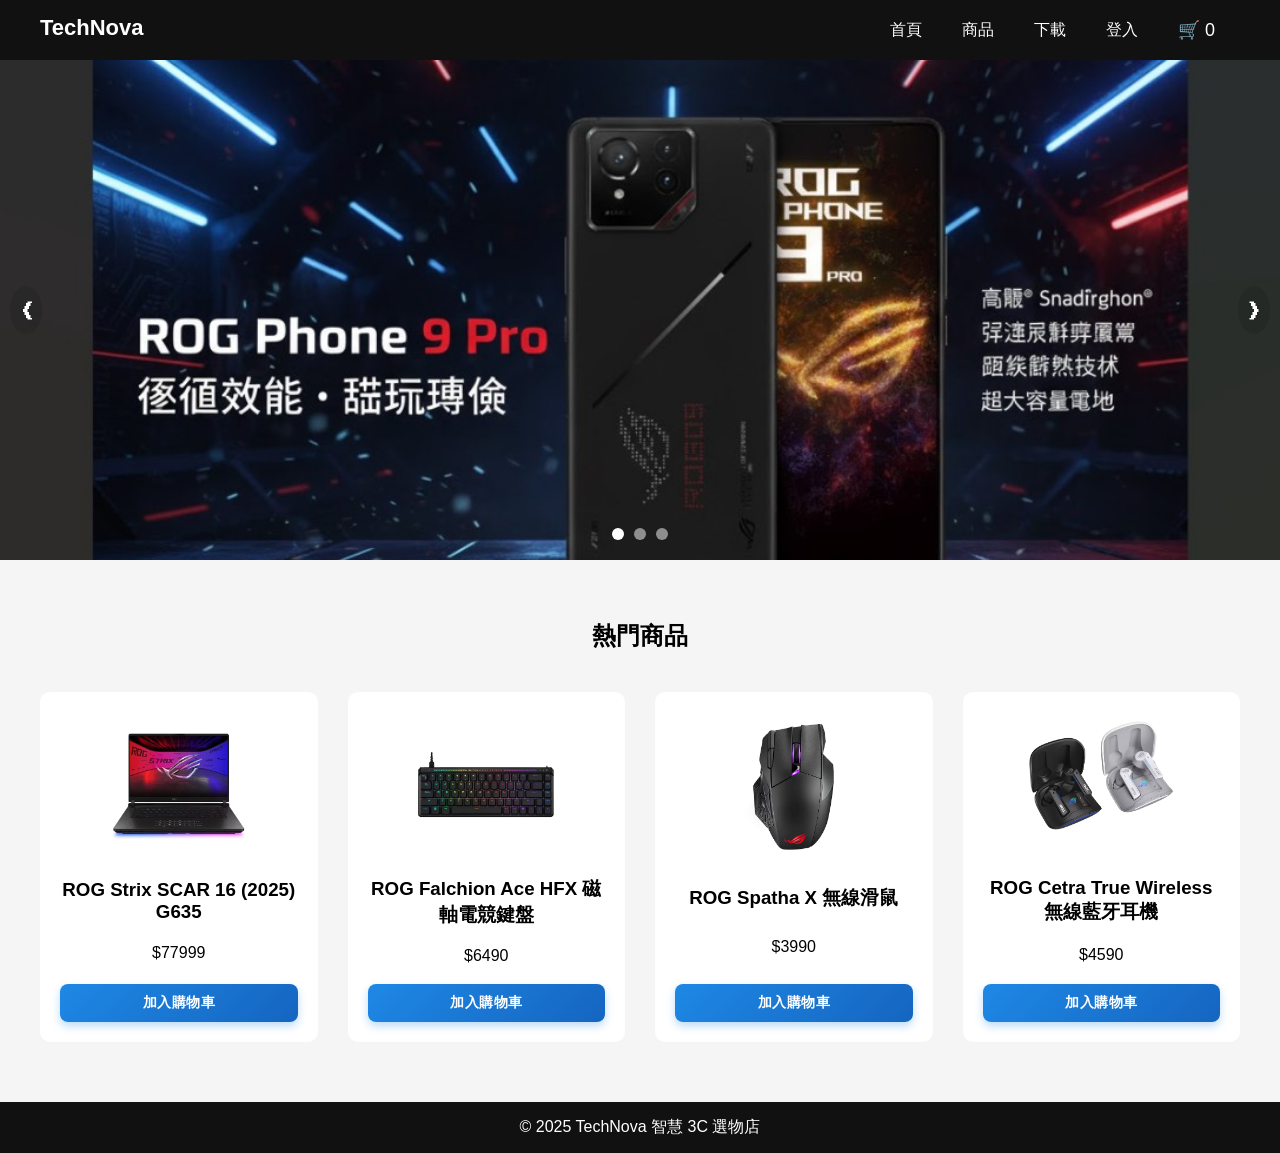
<file: index.html>
<!-- <!DOCTYPE html>
<html lang="en">
<head>
    <meta charset="UTF-8">
    <meta http-equiv="X-UA-Compatible" content="IE=edge">
    <meta name="viewport" content="width=device-width, initial-scale=1.0">
    <title>Document</title>
</head>
<body>
    RWD
</body>

</html> -->
<!DOCTYPE html>
<html lang="zh-TW">
    <head>
        <meta charset="UTF-8">
        <title>TechNova｜智慧 3C 選物店</title>
        <meta name="viewport" content="width=device-width, initial-scale=1.0">
        <link rel="stylesheet" href="style.css">
    </head>
    <body>
        <!-- 導覽列 -->
        <header class="navbar">
            <div class="logo">TechNova</div>

            <div class="right-section">
                <!-- 導覽選單（只放選單） -->
                <nav id="navMenu">
                    <a href="index.html">首頁</a>
                    <a href="products.html">商品</a>
                    <!-- <a href="#">關於我們</a>
                    <a href="#">聯絡我們</a> -->
                    <a href="download.html">下載</a>
                    <a href="login.html">登入</a>
                </nav>

                <!-- 右側功能區 -->
                <div class="nav-actions">

                    <!-- 購物車（獨立） -->
                    <a href="shopping.html" class="cart-icon">
                        🛒 <span id="cartCount">0</span>
                    </a>

                    <!-- 漢堡按鈕 -->
                    <div class="menu-toggle" onclick="toggleMenu()">☰</div>
                </div>
            </div>
        </header>

        <!-- 主視覺 Banner -->
        <section class="banner">
        <!-- <section class="banner banner-carousel"> -->
            <div class="carousel">
                <div class="slide active">
                    <img src="介紹圖/ROG Phone 9 Pro介紹圖.jpg" alt="ROG Phone 9 Pro">
                </div>
                <div class="slide">
                    <img src="介紹圖/ROG Cetra True Wireless 無線藍牙耳機介紹圖.jpg" alt="ROG Cetra True Wireless 無線藍牙耳機介紹圖">
                </div>
                <div class="slide">
                    <img src="介紹圖/ROG Pelta 無線電競耳機介紹圖.jpg" alt="ROG Pelta 無線電競耳機介紹圖">
                </div>
                <button class="prev" onclick="prevSlide()">&#10094;</button>
                <button class="next" onclick="nextSlide()">&#10095;</button>
                <div class="indicators">
                    <span class="dot active" onclick="showSlide(0)"></span>
                    <span class="dot" onclick="showSlide(1)"></span>
                    <span class="dot" onclick="showSlide(2)"></span>
                </div>
            </div>
        </section>

        <!-- 熱門商品 -->
        <section class="products">
            <h2>熱門商品</h2>

            <div class="product-grid">
                <div class="product-card" onclick="goDetail('nb02')">
                    <img src="ProductImages/ROG Strix SCAR 16 (2025) G635.webp" alt="ROG Strix SCAR 16 (2025) G635">
                    <h3>ROG Strix SCAR 16 (2025) G635</h3>
                    <p>$77999</p>
                    <button class="add-to-cart-btn" onclick="addToCart(event, 'nb02')">加入購物車</button>
                </div>

                <div class="product-card" onclick="goDetail('kb02')">
                    <img src="ProductImages/ROG Falchion Ace HFX 磁軸電競鍵盤.webp" alt="ROG Falchion Ace HFX 磁軸電競鍵盤">
                    <h3>ROG Falchion Ace HFX 磁軸電競鍵盤</h3>
                    <p>$6490</p>
                    <button class="add-to-cart-btn" onclick="addToCart(event, 'kb02')">加入購物車</button>
                </div>

                <div class="product-card" onclick="goDetail('mouse02')">
                    <img src="ProductImages/ROG Spatha X 無線滑鼠.webp" alt="ROG Spatha X 無線滑鼠">
                    <h3>ROG Spatha X 無線滑鼠</h3>
                    <p>$3990</p>
                    <button class="add-to-cart-btn" onclick="addToCart(event, 'mouse02')">加入購物車</button>
                </div>

                <div class="product-card" onclick="goDetail('ear03')">
                    <img src="ProductImages/ROG Cetra True Wireless 無線藍牙耳機.webp" alt="ROG Cetra True Wireless 無線藍牙耳機">
                    <h3>ROG Cetra True Wireless 無線藍牙耳機</h3>
                    <p>$4590</p>
                    <button class="add-to-cart-btn" onclick="addToCart(event, 'ear03')">加入購物車</button>
                </div>
            </div>
        </section>

        <!-- 頁尾 -->
        <footer>
            © 2025 TechNova 智慧 3C 選物店
        </footer>

        <script>
            let cart = JSON.parse(localStorage.getItem('cart')) || [];
            let count = cart.reduce((sum, item) => sum + item.quantity, 0);
            document.getElementById("cartCount").innerText = count;

            function addToCart(event, id) {
                event.stopPropagation(); // 阻止跳轉
                let cart = JSON.parse(localStorage.getItem('cart')) || [];
                let item = cart.find(i => i.id === id);
                if (item) {
                    item.quantity++;
                } else {
                    cart.push({id: id, quantity: 1});
                }
                localStorage.setItem('cart', JSON.stringify(cart));
                count = cart.reduce((sum, item) => sum + item.quantity, 0);
                document.getElementById("cartCount").innerText = count;
                alert("已加入購物車！");
            }

            // 頁面載入時，初始化購物車數量
            document.addEventListener('DOMContentLoaded', () => {
                const cart = JSON.parse(localStorage.getItem('cart')) || [];
                const count = cart.reduce((sum, item) => sum + item.quantity, 0);
                const cartCountEl = document.getElementById("cartCount");
                if (cartCountEl) {
                    cartCountEl.innerText = count;
                }
            });

            // 漢堡選單
            function toggleMenu() {
                const menu = document.getElementById("navMenu");
                menu.classList.toggle("active");
            }

            function goDetail(id) {
                location.href = `product.html?id=${id}`;
            }

            // 輪播
            let currentSlide = 0;
            const slides = document.querySelectorAll('.slide');
            const dots = document.querySelectorAll('.dot');

            function showSlide(index) {
                slides.forEach((slide, i) => {
                    slide.classList.toggle('active', i === index);
                });
                dots.forEach((dot, i) => {
                    dot.classList.toggle('active', i === index);
                });
                currentSlide = index;
            }

            function nextSlide() {
                currentSlide = (currentSlide + 1) % slides.length;
                showSlide(currentSlide);
            }

            function prevSlide() {
                currentSlide = (currentSlide - 1 + slides.length) % slides.length;
                showSlide(currentSlide);
            }

            // 自動輪播
            setInterval(nextSlide, 5000);

            // 初始化
            showSlide(currentSlide);

        </script>
    </body>
</html>
</file>
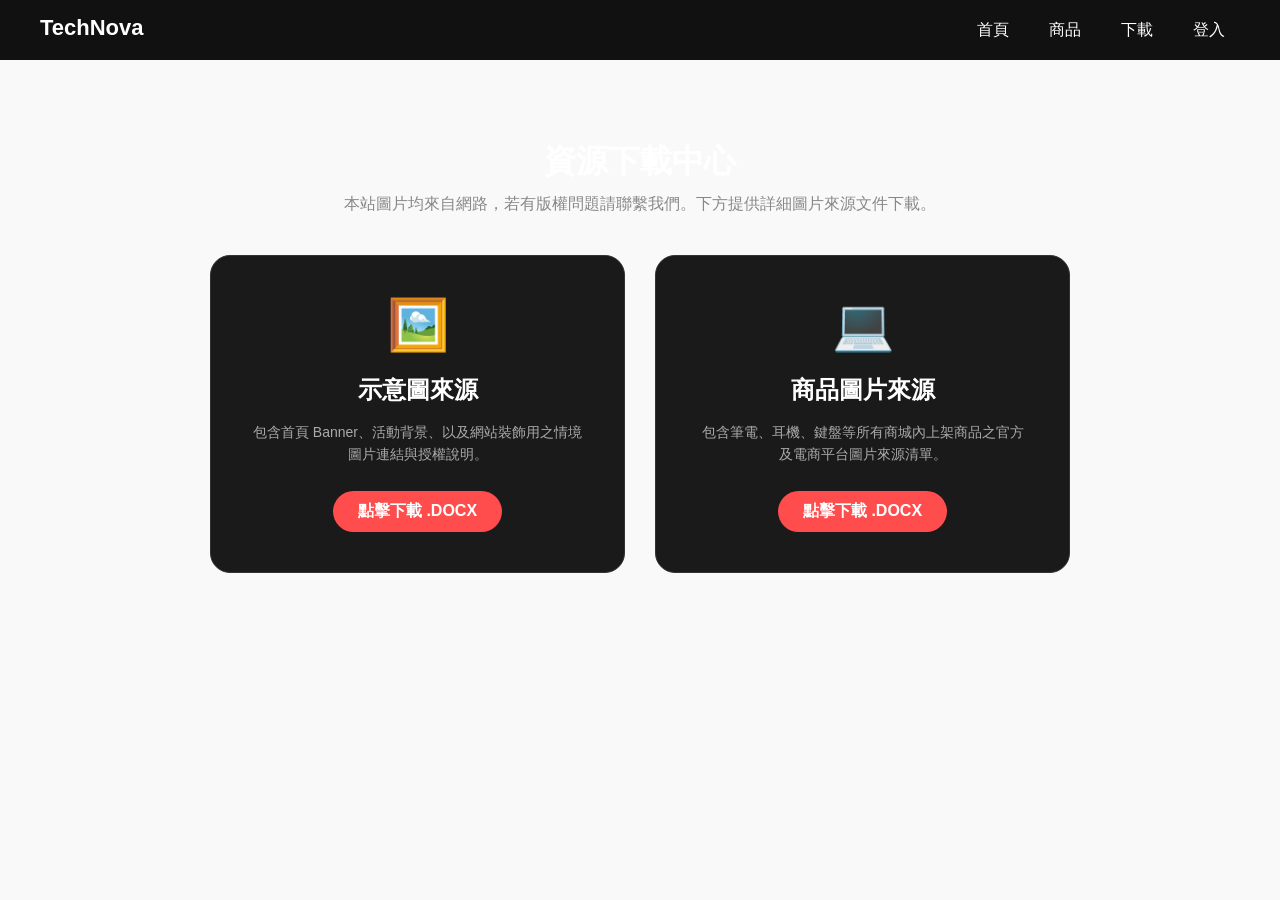
<file: download.html>
<!DOCTYPE html>
<html lang="zh-TW">
<head>
    <meta charset="UTF-8">
    <title>資源下載｜TechNova</title>
    <meta name="viewport" content="width=device-width, initial-scale=1.0">
    <link rel="stylesheet" href="style.css">
    <style>
        .download-container {
            max-width: 900px;
            margin: 60px auto;
            padding: 20px;
            text-align: center;
        }

        .download-header h1 {
            color: #fff;
            font-size: 2rem;
            margin-bottom: 10px;
        }

        .download-header p {
            color: #888;
            margin-bottom: 40px;
        }

        .download-grid {
            display: grid;
            grid-template-columns: repeat(auto-fit, minmax(300px, 1fr));
            gap: 30px;
            margin-top: 20px;
        }

        .download-card {
            background: #1a1a1a;
            border: 1px solid #333;
            border-radius: 20px;
            padding: 40px;
            transition: 0.3s;
            cursor: pointer;
            display: flex;
            flex-direction: column;
            align-items: center;
            text-decoration: none;
        }

        .download-card:hover {
            border-color: #ff4d4d;
            transform: translateY(-10px);
            box-shadow: 0 10px 30px rgba(255, 77, 77, 0.1);
        }

        .icon-box {
            font-size: 50px;
            margin-bottom: 20px;
        }

        .download-card h3 {
            color: #fff;
            margin-bottom: 15px;
            font-size: 1.5rem;
        }

        .download-card p {
            color: #aaa;
            font-size: 14px;
            line-height: 1.6;
            margin-bottom: 25px;
        }

        .download-btn {
            background: #ff4d4d;
            color: white;
            padding: 10px 25px;
            border-radius: 30px;
            font-weight: bold;
            transition: 0.3s;
        }

        .download-card:hover .download-btn {
            background: #fff;
            color: #ff4d4d;
        }
    </style>
</head>
<body>
    <header class="navbar">
        <div class="logo" onclick="location.href='index.html'" style="cursor:pointer">TechNova</div>
        <nav id="navMenu">
            <a href="index.html">首頁</a>
            <a href="products.html">商品</a>
            <a href="download.html">下載</a>
            <a href="login.html">登入</a>
        </nav>
    </header>

    <div class="download-container">
        <div class="download-header">
            <h1>資源下載中心</h1>
            <p>本站圖片均來自網路，若有版權問題請聯繫我們。下方提供詳細圖片來源文件下載。</p>
        </div>

        <div class="download-grid">
            <a href="示意圖來源.docx" class="download-card" download>
                <div class="icon-box">🖼️</div>
                <h3>示意圖來源</h3>
                <p>包含首頁 Banner、活動背景、以及網站裝飾用之情境圖片連結與授權說明。</p>
                <span class="download-btn">點擊下載 .DOCX</span>
            </a>

            <a href="商品圖片來源.docx" class="download-card" download>
                <div class="icon-box">💻</div>
                <h3>商品圖片來源</h3>
                <p>包含筆電、耳機、鍵盤等所有商城內上架商品之官方及電商平台圖片來源清單。</p>
                <span class="download-btn">點擊下載 .DOCX</span>
            </a>
        </div>
    </div>

    <script>
        function toggleMenu() {
            const menu = document.getElementById("navMenu");
            menu.classList.toggle("active");
        }
    </script>
</body>
</html>
</file>
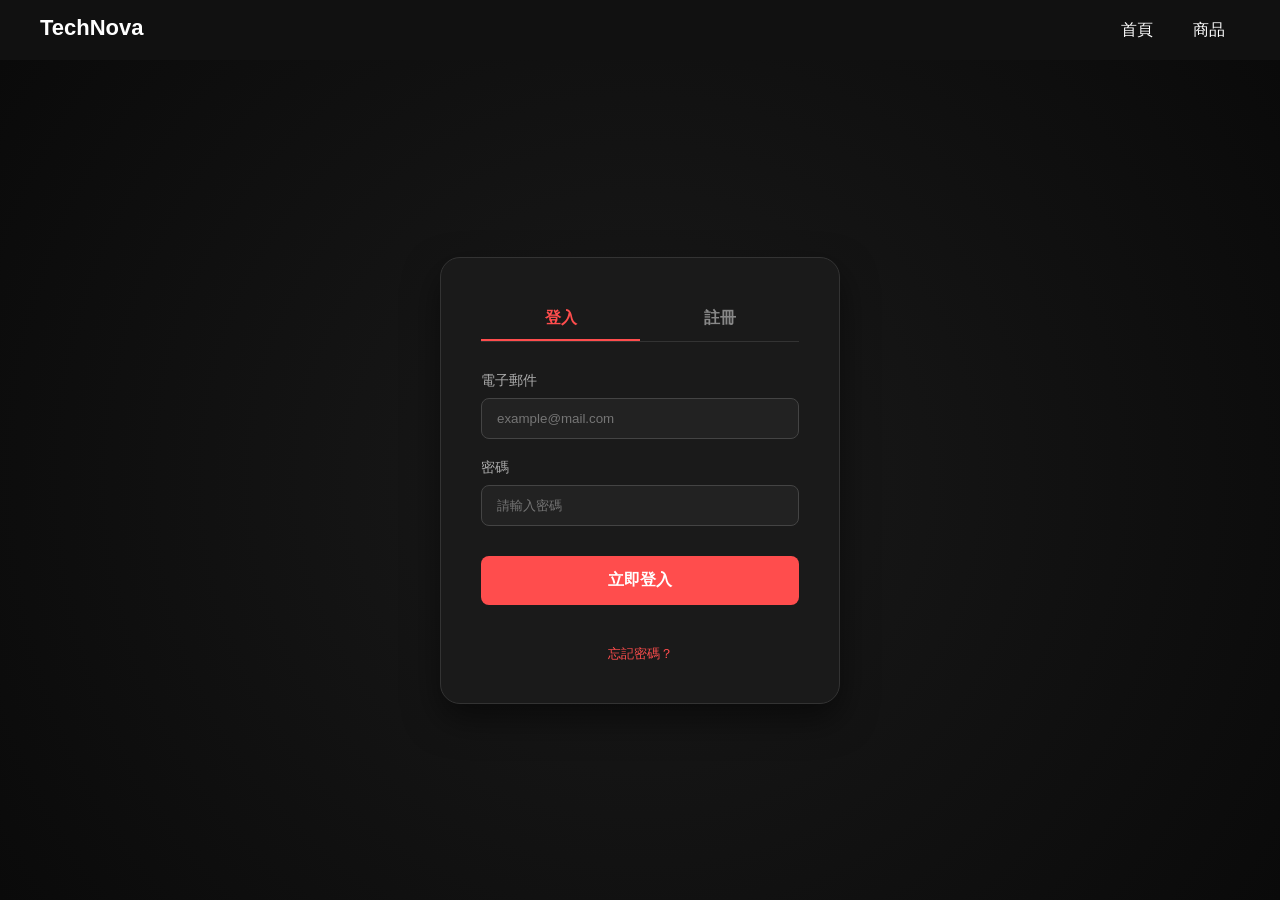
<file: login.html>
<!DOCTYPE html>
<html lang="zh-TW">
<head>
    <meta charset="UTF-8">
    <title>會員登入｜TechNova</title>
    <meta name="viewport" content="width=device-width, initial-scale=1.0">
    <link rel="stylesheet" href="style.css">
    <style>
        /* 登入頁專用樣式 */
        .auth-container {
            min-height: calc(100vh - 60px);
            display: flex;
            justify-content: center;
            align-items: center;
            padding: 20px;
            background: radial-gradient(circle at center, #1a1a1a 0%, #0a0a0a 100%);
        }

        .auth-box {
            background: #1a1a1a;
            width: 100%;
            max-width: 400px;
            padding: 40px;
            border-radius: 20px;
            border: 1px solid #333;
            box-shadow: 0 15px 35px rgba(0,0,0,0.5);
            text-align: center;
        }

        .auth-tabs {
            display: flex;
            margin-bottom: 30px;
            border-bottom: 1px solid #333;
        }

        .tab {
            flex: 1;
            padding: 10px;
            color: #888;
            cursor: pointer;
            transition: 0.3s;
            font-weight: bold;
        }

        .tab.active {
            color: #ff4d4d;
            border-bottom: 2px solid #ff4d4d;
        }

        .auth-form {
            display: none;
            flex-direction: column;
            gap: 20px;
        }

        .auth-form.active {
            display: flex;
        }

        .input-group {
            text-align: left;
        }

        .input-group label {
            display: block;
            color: #aaa;
            font-size: 14px;
            margin-bottom: 8px;
        }

        .input-group input {
            width: 100%;
            padding: 12px 15px;
            background: #222;
            border: 1px solid #444;
            border-radius: 8px;
            color: white;
            outline: none;
            transition: 0.3s;
        }

        .input-group input:focus {
            border-color: #ff4d4d;
            box-shadow: 0 0 8px rgba(255, 77, 77, 0.2);
        }

        .submit-btn {
            background: #ff4d4d;
            color: white;
            border: none;
            padding: 14px;
            border-radius: 8px;
            font-size: 16px;
            font-weight: bold;
            cursor: pointer;
            transition: 0.3s;
            margin-top: 10px;
        }

        .submit-btn:hover {
            background: #ff6666;
            transform: translateY(-2px);
        }

        .auth-footer {
            margin-top: 20px;
            font-size: 13px;
            color: #666;
        }

        .auth-footer a {
            color: #ff4d4d;
            text-decoration: none;
        }

        /* 彈窗背景 */
        .modal-overlay {
            display: none; /* 預設隱藏 */
            position: fixed;
            top: 0;
            left: 0;
            width: 100%;
            height: 100%;
            background: rgba(0, 0, 0, 0.85);
            backdrop-filter: blur(5px); /* 背景模糊，增加質感 */
            z-index: 2000;
            justify-content: center;
            align-items: center;
        }

        /* 彈窗動畫 */
        .modal-content {
            position: relative;
            animation: slideUp 0.4s ease-out;
        }

        @keyframes slideUp {
            from { opacity: 0; transform: translateY(30px); }
            to { opacity: 1; transform: translateY(0); }
        }

        .close-btn {
            position: absolute;
            right: 20px;
            top: 15px;
            color: #666;
            font-size: 28px;
            cursor: pointer;
            transition: 0.3s;
        }

        .close-btn:hover {
            color: #ff4d4d;
        }
    </style>
</head>
<body>
    <header class="navbar">
        <div class="logo" onclick="location.href='index.html'" style="cursor:pointer">TechNova</div>
        <nav id="navMenu">
            <a href="index.html">首頁</a>
            <a href="products.html">商品</a>
        </nav>
    </header>

    <div class="auth-container">
        <div class="auth-box">
            <div class="auth-tabs">
                <div class="tab active" onclick="switchTab('login')">登入</div>
                <div class="tab" onclick="switchTab('register')">註冊</div>
            </div>

            <form id="loginForm" class="auth-form active" onsubmit="handleAuth(event, 'login')">
                <div class="input-group">
                    <label>電子郵件</label>
                    <input type="email" placeholder="example@mail.com" required>
                </div>
                <div class="input-group">
                    <label>密碼</label>
                    <input type="password" placeholder="請輸入密碼" required>
                </div>
                <button type="submit" class="submit-btn">立即登入</button>
                <div class="auth-footer">
                    <a href="#"onclick="openForgotModal(event)">忘記密碼？</a>
                </div>
            </form>

            <form id="registerForm" class="auth-form" onsubmit="handleAuth(event, 'register')">
                <div class="input-group">
                    <label>使用者名稱</label>
                    <input type="text" placeholder="您的暱稱" required>
                </div>
                <div class="input-group">
                    <label>電子郵件</label>
                    <input type="email" placeholder="example@mail.com" required>
                </div>
                <div class="input-group">
                    <label>密碼</label>
                    <input type="password" placeholder="至少 6 位字元" required>
                </div>
                <button type="submit" class="submit-btn">建立帳號</button>
                <div class="auth-footer">
                    點擊註冊即代表同意 <a href="terms.html">服務條款</a>
                </div>
            </form>

            <div id="forgotModal" class="modal-overlay">
                <div class="auth-box modal-content">
                    <span class="close-btn" onclick="closeForgotModal()">&times;</span>
                    <h2 style="color: #fff; margin-bottom: 20px;">找回密碼</h2>
                    <p style="color: #888; font-size: 14px; margin-bottom: 25px;">請輸入您的註冊信箱，我們將向您發送密碼重設連結。</p>
                    
                    <form onsubmit="handleForgotSubmit(event)">
                        <div class="input-group">
                            <label>電子郵件</label>
                            <input type="email" id="forgotEmail" placeholder="example@mail.com" required>
                        </div>
                        <button type="submit" class="submit-btn" style="width: 100%;">發送重設郵件</button>
                    </form>
                </div>
            </div>
        </div>
    </div>

    <script>
        function switchTab(type) {
            // 切換 Tab 樣式
            const tabs = document.querySelectorAll('.tab');
            tabs.forEach(tab => tab.classList.remove('active'));
            event.target.classList.add('active');

            // 切換表單顯示
            const forms = document.querySelectorAll('.auth-form');
            forms.forEach(form => form.classList.remove('active'));
            
            if (type === 'login') {
                document.getElementById('loginForm').classList.add('active');
            } else {
                document.getElementById('registerForm').classList.add('active');
            }
        }

        function handleAuth(event, type) {
            event.preventDefault();
            // 這裡模擬登入邏輯
            const message = type === 'login' ? "登入成功！歡迎回來。" : "註冊成功！歡迎加入 TechNova。";
            alert(message);
            location.href = 'index.html'; // 跳轉回首頁
        }

        // 開啟彈窗
        function openForgotModal(event) {
            if(event) event.preventDefault();
            document.getElementById('forgotModal').style.display = 'flex';
        }

        // 關閉彈窗
        function closeForgotModal() {
            document.getElementById('forgotModal').style.display = 'none';
        }

        // 處理發送郵件
        function handleForgotSubmit(event) {
            event.preventDefault();
            const email = document.getElementById('forgotEmail').value;
            
            // 模擬發送過程
            const btn = event.target.querySelector('button');
            btn.innerText = "發送中...";
            btn.disabled = true;

            setTimeout(() => {
                alert(`驗證郵件已發送至：${email}\n請於 30 分鐘內點擊連結重設密碼。`);
                closeForgotModal();
                btn.innerText = "發送重設郵件";
                btn.disabled = false;
            }, 1500);
        }

        // 點擊背景也可關閉
        window.onclick = function(event) {
            const modal = document.getElementById('forgotModal');
            if (event.target == modal) {
                closeForgotModal();
            }
        }
    </script>
    
</body>
</html>
</file>
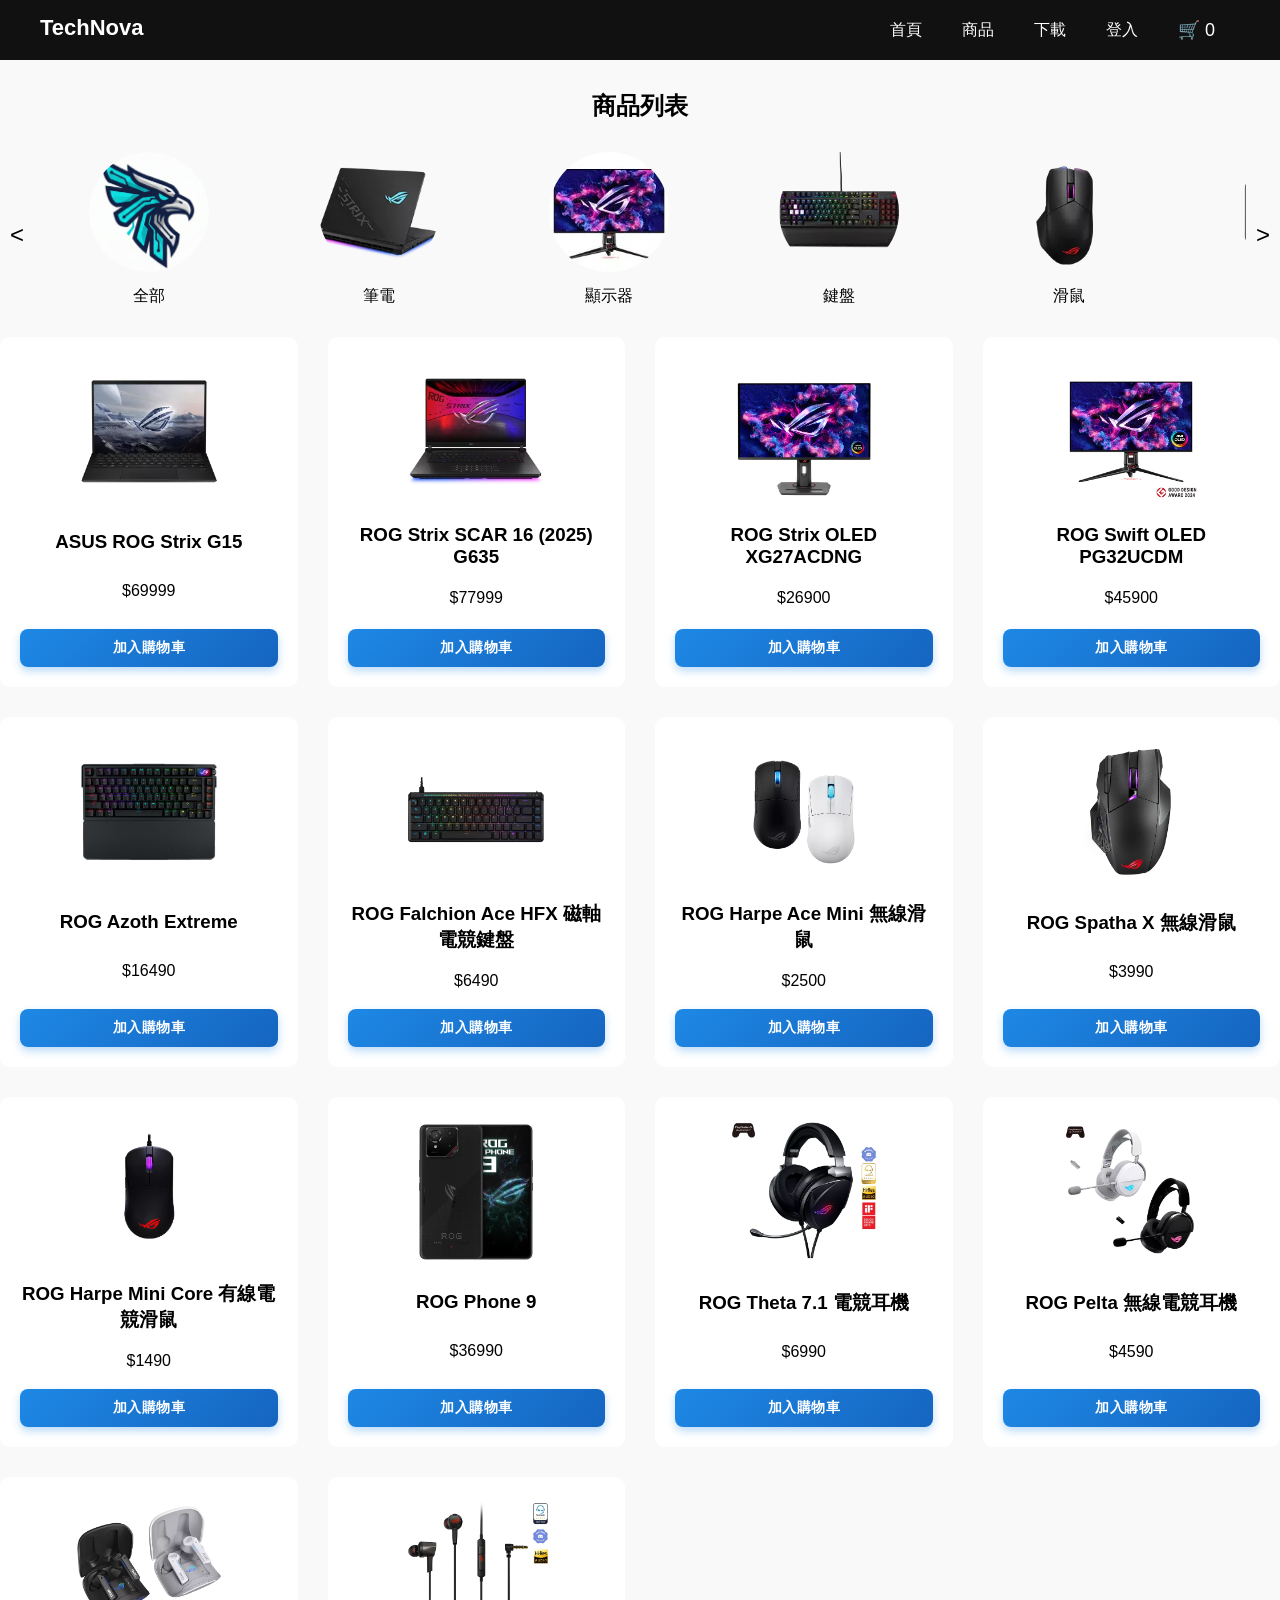
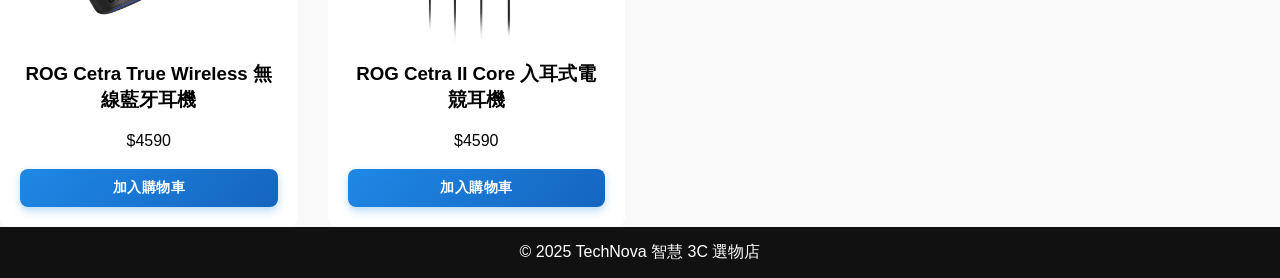
<file: products.html>
<!DOCTYPE html>
<html lang="zh-TW">

<head>
    <meta charset="UTF-8">
    <title>TechNova｜智慧 3C 選物店</title>
    <meta name="viewport" content="width=device-width, initial-scale=1.0">
    <link rel="stylesheet" href="style.css">
</head>

<body>
    <!-- 導覽列 -->
    <header class="navbar">
        <div class="logo">TechNova</div>

        <div class="right-section">
            <!-- 導覽選單（只放選單） -->
            <nav id="navMenu">
                <a href="index.html">首頁</a>
                <a href="products.html">商品</a>
                <!-- <a href="#">關於我們</a>
                <a href="#">聯絡我們</a> -->
                <a href="download.html">下載</a>
                <a href="login.html">登入</a>
            </nav>

            <!-- 右側功能區 -->
            <div class="nav-actions">

                <!-- 購物車（獨立） -->
                <a href="shopping.html" class="cart-icon">
                    🛒 <span id="cartCount">0</span>
                </a>

                <!-- 漢堡按鈕 -->
                <div class="menu-toggle" onclick="toggleMenu()">☰</div>
            </div>
        </div>
    </header>

    <section>
        <h1 style="text-align:center; margin:30px 0;">商品列表</h1>

        <!-- 分類按鈕 -->
        <div class="category-bar">
            <div class="left-arrow" onclick="scrollCategoryLeft()">&lt;</div>
            <div class="category-scroll" id="categoryScroll">
                <div class="category-item" onclick="renderProducts(products)">
                    <img src="TechNova-Logo圖標.jpg" alt="全部">
                    <p>全部</p>
                </div>
                <div class="category-item" onclick="filterByCategory('筆電')">
                    <img src="示意圖/電競筆電示意圖.webp" alt="筆電">
                    <p>筆電</p>
                </div>
                <div class="category-item" onclick="filterByCategory('顯示器')">
                    <img src="示意圖/顯示器示意圖.webp" alt="顯示器">
                    <p>顯示器</p>
                </div>
                <div class="category-item" onclick="filterByCategory('鍵盤')">
                    <img src="示意圖/鍵盤示意圖.webp" alt="鍵盤">
                    <p>鍵盤</p>
                </div>
                <div class="category-item" onclick="filterByCategory('滑鼠')">
                    <img src="示意圖/滑鼠示意圖.webp" alt="滑鼠">
                    <p>滑鼠</p>
                </div>
                <div class="category-item" onclick="filterByCategory('手機')">
                    <img src="示意圖/手機示意圖.webp" alt="手機">
                    <p>手機</p>
                </div>
                <div class="category-item" onclick="filterByCategory('耳機')">
                    <img src="示意圖/耳機示意圖.webp" alt="耳機">
                    <p>耳機</p>
                </div>
            </div>
            <div class="right-arrow" onclick="scrollCategoryRight()">&gt;</div>
        </div>

        <!-- 商品區 -->
        <div class="product-grid" id="productGrid"></div>

        <script src="products.js"></script>
    </section>

    <!-- 頁尾 -->
    <footer>
        © 2025 TechNova 智慧 3C 選物店
    </footer>

    <script>
        let cart = JSON.parse(localStorage.getItem('cart')) || [];
        let count = cart.reduce((sum, item) => sum + item.quantity, 0);
        document.getElementById("cartCount").innerText = count;

        function addToCart(event, id) {
            event.stopPropagation(); // 阻止跳轉
            let cart = JSON.parse(localStorage.getItem('cart')) || [];
            let item = cart.find(i => i.id === id);
            if (item) {
                item.quantity++;
            } else {
                cart.push({id: id, quantity: 1});
            }
            localStorage.setItem('cart', JSON.stringify(cart));
            count = cart.reduce((sum, item) => sum + item.quantity, 0);
            document.getElementById("cartCount").innerText = count;
            alert("已加入購物車！");
        }

        // 漢堡選單
        function toggleMenu() {
            const menu = document.getElementById("navMenu");
            menu.classList.toggle("active");
        }

        function goDetail(id) {
            location.href = `product.html?id=${id}`;
        }

        // 分類滑動
        function scrollCategoryLeft() {
            const scroll = document.getElementById("categoryScroll");
            scroll.scrollBy({ left: -200, behavior: 'smooth' });
        }

        function scrollCategoryRight() {
            const scroll = document.getElementById("categoryScroll");
            scroll.scrollBy({ left: 200, behavior: 'smooth' });
        }

    </script>
</body>

</html>
</file>
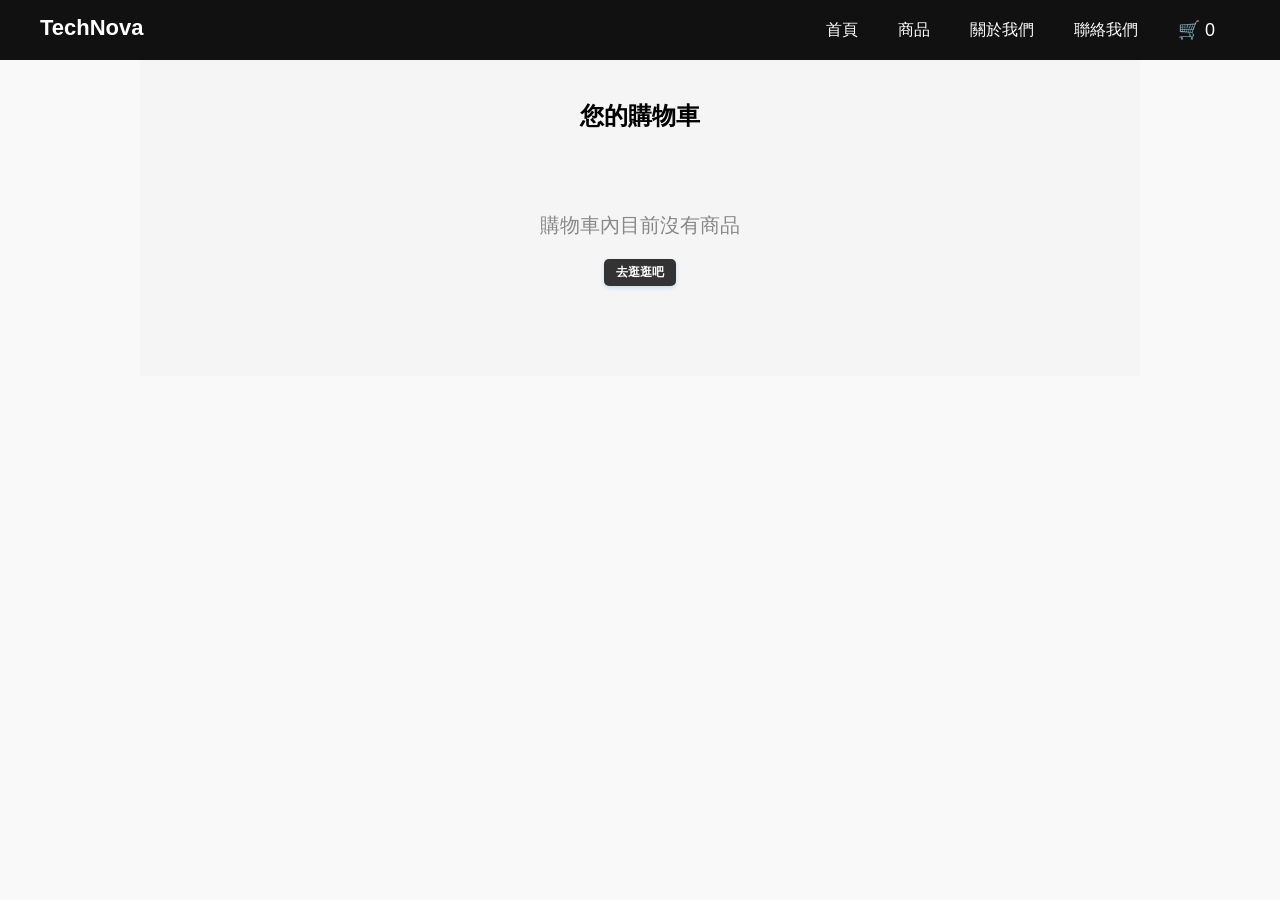
<file: shopping.html>
<!DOCTYPE html>
<html lang="zh-TW">
<head>
    <meta charset="UTF-8">
    <title>購物車｜TechNova</title>
    <meta name="viewport" content="width=device-width, initial-scale=1.0">
    <link rel="stylesheet" href="style.css">
    <style>
        /* 針對購物車頁面額外微調的樣式 */
        /* .cart-item {
            display: flex;
            align-items: center;
            background: #1a1a1a;
            color: white;
            padding: 20px;
            margin-bottom: 20px;
            border-radius: 12px;
            border: 1px solid #333;
        } */
        .cart-item {
            display: flex;
            align-items: center;
            background: #1a1a1a;
            color: white;
            padding: 20px;
            margin-bottom: 20px;
            border-radius: 12px;
            border: 1px solid #333;
            flex-wrap: wrap; /* 允許內容換行 */
        }
        .cart-item img {
            width: 100px;
            height: 100px;
            object-fit: cover;
            border-radius: 8px;
        }
        .item-info {
            flex: 1;
            margin-left: 20px;
        }
        .item-info h3 {
            margin-bottom: 5px;
            color: #fff;
        }
        .item-info p {
            color: #aaa;
            font-size: 14px;
        }
        .item-spec {
            display: inline-block;
            background: #333;
            padding: 2px 8px;
            border-radius: 4px;
            font-size: 12px;
            margin-top: 5px;
        }
        .quantity-control {
            display: flex;
            align-items: center;
            gap: 15px;
            margin: 0 30px;
        }
        .cart-btn {
            background: #333;
            color: white;
            border: none;
            padding: 5px 12px;
            cursor: pointer;
            border-radius: 5px;
            transition: 0.3s;
        }
        .cart-btn:hover {
            background: #ff4d4d;
        }
        .price-info {
            text-align: right;
            min-width: 120px;
        }
        .remove-link {
            color: #ff4d4d;
            text-decoration: none;
            font-size: 13px;
            cursor: pointer;
            display: block;
            margin-top: 10px;
        }
        .cart-summary {
            background: #1a1a1a;
            padding: 25px;
            border-radius: 12px;
            text-align: right;
            margin-top: 30px;
            border-top: 2px solid #ff4d4d;
            color:#fff;
        }
        .cart-summary h3 {
            font-size: 24px;
            margin-bottom: 20px;
        }
        .checkout-btn {
            background: #ff4d4d;
            color: white;
            border: none;
            padding: 12px 40px;
            font-size: 18px;
            border-radius: 30px;
            cursor: pointer;
            font-weight: bold;
        }
        /* --- 手機版 RWD 優化 (螢幕小於 768px 時) --- */
        @media (max-width: 768px) {
            .cart-item {
                flex-direction: column; /* 改為垂直排列 */
                align-items: flex-start; /* 文字對齊左側 */
                padding: 15px;
            }

            .cart-item img {
                width: 100%; /* 圖片撐滿寬度 */
                height: 200px; /* 固定高度避免變形 */
                margin-bottom: 15px;
            }

            .item-info {
                margin-left: 0; /* 手機版不需要左邊距 */
                margin-bottom: 15px;
                width: 100%;
            }

            .quantity-control {
                margin: 10px 0; /* 調整加減按鈕間距 */
                width: 100%;
                justify-content: flex-start;
            }

            .price-info {
                text-align: left; /* 價格改為左對齊 */
                width: 100%;
                border-top: 1px solid #333;
                padding-top: 10px;
                margin-top: 10px;
            }

            /* 結帳區塊在手機版也改為寬度 100% */
            .cart-summary {
                max-width: 100%;
                margin-top: 20px;
            }

            .total-amount {
                font-size: 26px; /* 手機版字體稍微縮小點 */
            }
        }
    </style>
    <!-- <style>
        /* --- 結帳摘要區塊核心優化 --- */
        .cart-summary {
            background: #111111; /* 使用更深的黑色，與卡片 #1a1a1a 產生層次感 */
            padding: 30px;
            border-radius: 16px;
            margin-top: 40px;
            border: 1px solid #333;
            max-width: 450px; 
            margin-left: auto;
            box-shadow: 0 10px 30px rgba(0,0,0,0.8); /* 加強陰影深度 */
        }

        .summary-line {
            display: flex;
            justify-content: space-between;
            margin-bottom: 15px;
            color: #888; /* 降低非重點文字的亮度 */
            font-size: 16px;
        }

        .summary-line.total {
            border-top: 1px solid #333;
            padding-top: 20px;
            margin-top: 20px;
            color: #fff; /* 「總計金額」字樣用白色 */
            font-size: 18px;
            font-weight: bold;
        }

        /* 針對顏色對比度進行優化 */
        .total-amount {
            color: #ff3333; /* 使用更高飽和度的鮮紅色 */
            font-size: 32px;
            font-weight: 900;
            /* 核心：加入文字發光效果，徹底拉開與背景的距離 */
            text-shadow: 0 0 15px rgba(255, 51, 51, 0.3); 
            letter-spacing: -1px;
        }

        .summary-btns {
            display: flex;
            flex-direction: column;
            gap: 12px;
            margin-top: 25px;
        }

        .checkout-btn {
            background: #ff4d4d; /* 保持你的品牌色 */
            color: white;
            border: none;
            padding: 16px;
            font-size: 18px;
            border-radius: 12px;
            cursor: pointer;
            font-weight: bold;
            transition: 0.3s;
            text-align: center;
        }

        .checkout-btn:hover {
            background: #ff6666; /* 懸停時變亮 */
            transform: translateY(-2px);
            box-shadow: 0 5px 15px rgba(255, 77, 77, 0.4);
        }

        .clear-cart-text {
            color: #666;
            background: none;
            border: none;
            cursor: pointer;
            font-size: 14px;
            text-decoration: underline;
            margin-top: 5px;
        }

        .clear-cart-text:hover {
            color: #ff4d4d;
        }

        /* 運費強調 */
        .shipping-free {
            color: #00ff88; /* 螢光綠，非常醒目 */
            font-weight: bold;
        }
    </style> -->
</head>

<body>
    <header class="navbar">
        <div class="logo">TechNova</div>
        <div class="right-section">
            <nav id="navMenu">
                <a href="index.html">首頁</a>
                <a href="products.html">商品</a>
                <a href="#">關於我們</a>
                <a href="#">聯絡我們</a>
            </nav>
            <div class="nav-actions">
                <a href="shopping.html" class="cart-icon">
                    🛒 <span id="cartCount">0</span>
                </a>
                <div class="menu-toggle" onclick="toggleMenu()">☰</div>
            </div>
        </div>
    </header>

    <section class="products" style="max-width: 1000px; margin: 0 auto; padding: 40px 20px;">
        <h2 style="margin-bottom: 30px;">您的購物車</h2>

        <div id="cartContainer">
            </div>

        <div class="cart-summary" id="cartSummary" style="display: none;">
            <h3>總計金額： $<span id="totalPrice">0</span></h3>
            <button class="cart-btn" onclick="clearCart()" style="margin-right: 10px; background: #444;">清空購物車</button>
            <button class="checkout-btn" onclick="checkout()">前往結帳</button>
        </div>
        <!-- <div class="cart-summary" id="cartSummary" style="display: none;">
            <div class="summary-line">
                <span>商品小計</span>
                <span style="color: #eee;">$<span id="subtotalPrice">0</span></span>
            </div>
            <div class="summary-line">
                <span>預估運費</span>
                <span class="shipping-free">免運費</span>
            </div>
            
            <div class="summary-line total">
                <span>應付總額</span>
                <span class="total-amount">$<span id="totalPrice">0</span></span>
            </div>

            <div class="summary-btns">
                <button class="checkout-btn" onclick="checkout()">立即前往結帳</button>
                <button class="clear-cart-text" onclick="clearCart()">清空購物車內項目</button>
            </div>
        </div> -->
    </section>

    <script src="products.js"></script>
    <script>
        let cart = JSON.parse(localStorage.getItem('cart')) || [];

        function renderCart() {
            const container = document.getElementById("cartContainer");
            const summary = document.getElementById("cartSummary");
            container.innerHTML = "";

            if (cart.length === 0) {
                container.innerHTML = `
                    <div style="text-align:center; padding: 50px;">
                        <p style="font-size: 20px; color: #888;">購物車內目前沒有商品</p>
                        <a href="products.html" class="cart-btn" style="display:inline-block; margin-top:20px; text-decoration:none;">去逛逛吧</a>
                    </div>`;
                summary.style.display = "none";
                updateBadge();
                return;
            }

            summary.style.display = "block";
            let total = 0;

            cart.forEach((item, index) => {
                const product = products.find(p => p.id === item.id);
                if (product) {
                    // 關鍵修正：讀取存入的 specIndex，若無則預設 0
                    const spec = product.specs[item.specIndex || 0];
                    const subtotal = spec.price * item.quantity;
                    total += subtotal;

                    container.innerHTML += `
                        <div class="cart-item">
                            <img src="${spec.img}" alt="${product.name}">
                            <div class="item-info">
                                <h3>${product.name}</h3>
                                <div class="item-spec">規格：${spec.label}</div>
                                <p style="margin-top:10px;">單價：$${spec.price}</p>
                            </div>
                            <div class="quantity-control">
                                <button class="cart-btn" onclick="changeQuantity(${index}, -1)">-</button>
                                <span>${item.quantity}</span>
                                <button class="cart-btn" onclick="changeQuantity(${index}, 1)">+</button>
                            </div>
                            <div class="price-info">
                                <p style="font-size: 18px; font-weight: bold;">$${subtotal}</p>
                                <span class="remove-link" onclick="removeItem(${index})">移除項目</span>
                            </div>
                        </div>
                    `;
                }
            });

            document.getElementById("totalPrice").innerText = total.toLocaleString();
            updateBadge();
        }

        function changeQuantity(index, delta) {
            cart[index].quantity += delta;
            if (cart[index].quantity <= 0) {
                removeItem(index);
            } else {
                saveAndUpdate();
            }
        }

        function removeItem(index) {
            if(confirm("確定要移除這項商品嗎？")) {
                cart.splice(index, 1);
                saveAndUpdate();
            }
        }

        function clearCart() {
            if(confirm("確定要清空整個購物車嗎？")) {
                cart = [];
                saveAndUpdate();
            }
        }

        function saveAndUpdate() {
            localStorage.setItem('cart', JSON.stringify(cart));
            renderCart();
        }

        function updateBadge() {
            const count = cart.reduce((sum, item) => sum + item.quantity, 0);
            document.getElementById("cartCount").innerText = count;
        }

        // 原版
        function checkout() {
            alert("感謝您的訂購！結帳功能串接中...");
        }
        //新版
        function checkout() {
            if (cart.length === 0) return;

            const btn = document.querySelector(".checkout-btn");
            const originalText = btn.innerText;

            // 模擬網路傳輸狀態
            btn.innerText = "處理中...";
            btn.style.opacity = "0.7";
            btn.disabled = true;

            setTimeout(() => {
                alert("✅ 訂單已完成！\n商品將於 24 小時內為您出貨。");

                // 歸零並清空
                cart = [];
                localStorage.setItem('cart', JSON.stringify(cart));
                
                // 更新 UI
                renderCart();
                const countEl = document.getElementById("cartCount");
                if (countEl) countEl.innerText = "0";

                // 恢復按鈕狀態（雖然 renderCart 會隱藏它，但這是好習慣）
                btn.innerText = originalText;
                btn.style.opacity = "1";
                btn.disabled = false;
            }, 1500); // 模擬 1.5 秒的結帳過程
        }

        function toggleMenu() {
            const menu = document.getElementById("navMenu");
            menu.classList.toggle("active");
        }

        // 初始化渲染
        renderCart();
    </script>
</body>
</html>
</file>
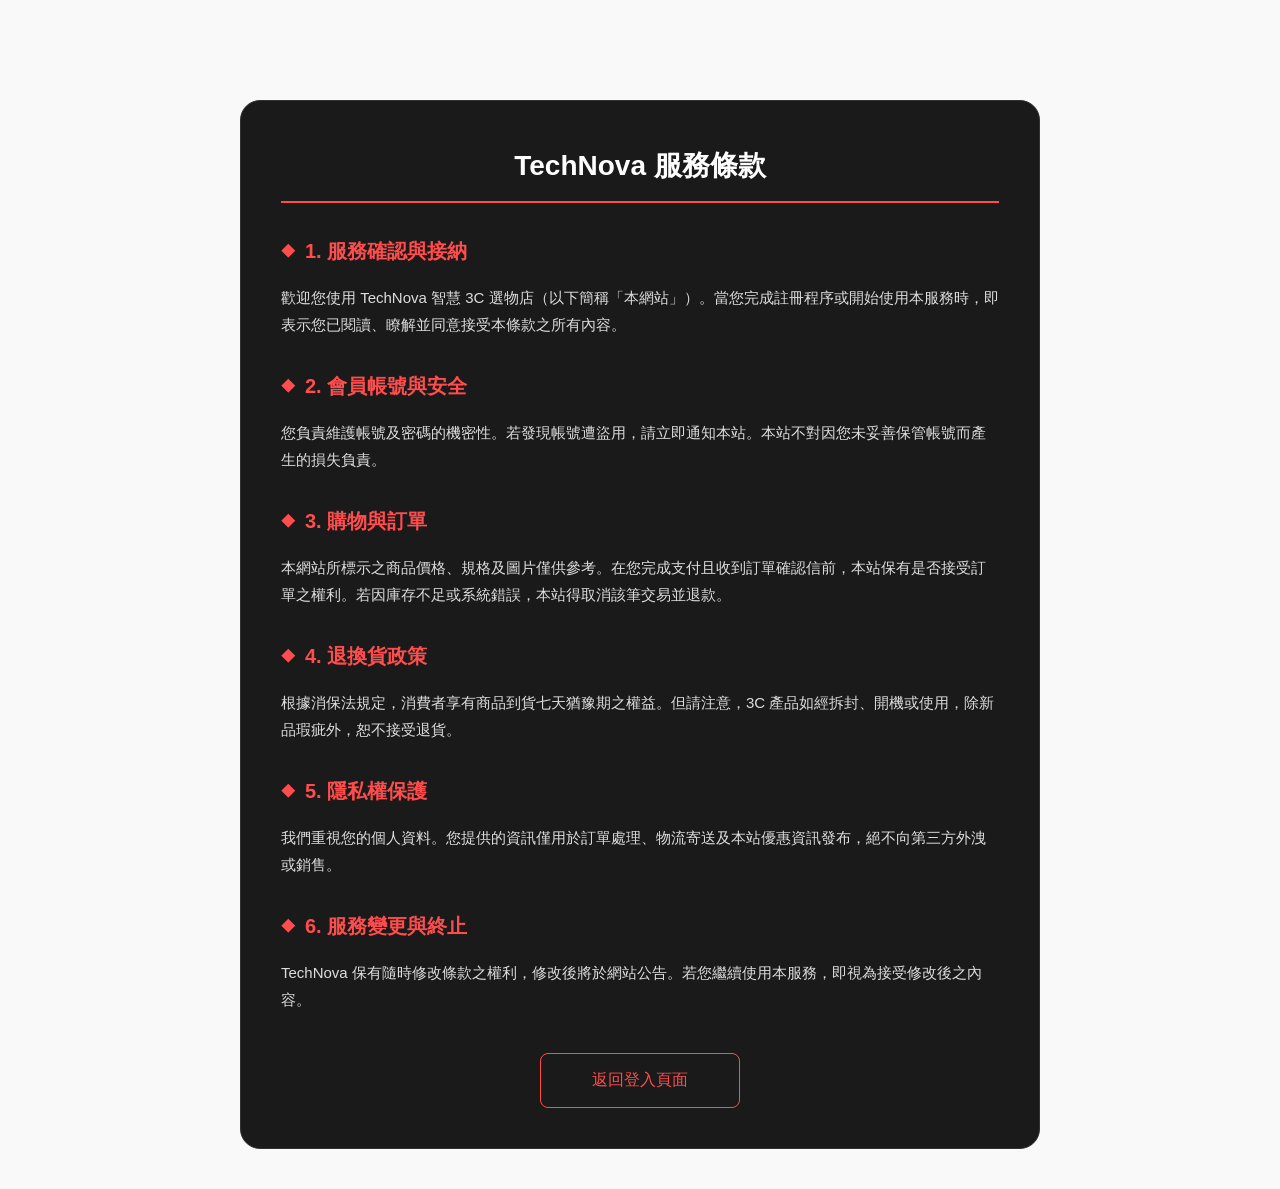
<file: terms.html>
<!DOCTYPE html>
<html lang="zh-TW">
<head>
    <meta charset="UTF-8">
    <title>服務條款｜TechNova</title>
    <meta name="viewport" content="width=device-width, initial-scale=1.0">
    <link rel="stylesheet" href="style.css">
    <style>
        .terms-container {
            max-width: 800px;
            margin: 40px auto;
            padding: 40px;
            background: #1a1a1a;
            color: #ddd;
            border-radius: 20px;
            border: 1px solid #333;
            line-height: 1.8;
        }

        .terms-container h1 {
            color: #fff;
            margin-bottom: 30px;
            text-align: center;
            font-size: 28px;
            border-bottom: 2px solid #ff4d4d;
            display: inline-block;
            padding-bottom: 10px;
            width: 100%;
        }

        .terms-section {
            margin-bottom: 30px;
        }

        .terms-section h2 {
            color: #ff4d4d;
            font-size: 20px;
            margin-bottom: 15px;
            display: flex;
            align-items: center;
        }

        .terms-section h2::before {
            content: "◆";
            margin-right: 10px;
            font-size: 14px;
        }

        .terms-section p {
            margin-bottom: 10px;
            font-size: 15px;
        }

        .back-btn {
            display: block;
            width: 200px;
            margin: 40px auto 0;
            padding: 12px;
            background: transparent;
            color: #ff4d4d;
            border: 1px solid #ff4d4d;
            text-align: center;
            border-radius: 8px;
            text-decoration: none;
            transition: 0.3s;
        }

        .back-btn:hover {
            background: #ff4d4d;
            color: #fff;
        }
    </style>
</head>
<body>
    <div class="terms-container">
        <h1>TechNova 服務條款</h1>

        <div class="terms-section">
            <h2>1. 服務確認與接納</h2>
            <p>歡迎您使用 TechNova 智慧 3C 選物店（以下簡稱「本網站」）。當您完成註冊程序或開始使用本服務時，即表示您已閱讀、瞭解並同意接受本條款之所有內容。</p>
        </div>

        <div class="terms-section">
            <h2>2. 會員帳號與安全</h2>
            <p>您負責維護帳號及密碼的機密性。若發現帳號遭盜用，請立即通知本站。本站不對因您未妥善保管帳號而產生的損失負責。</p>
        </div>

        <div class="terms-section">
            <h2>3. 購物與訂單</h2>
            <p>本網站所標示之商品價格、規格及圖片僅供參考。在您完成支付且收到訂單確認信前，本站保有是否接受訂單之權利。若因庫存不足或系統錯誤，本站得取消該筆交易並退款。</p>
        </div>

        <div class="terms-section">
            <h2>4. 退換貨政策</h2>
            <p>根據消保法規定，消費者享有商品到貨七天猶豫期之權益。但請注意，3C 產品如經拆封、開機或使用，除新品瑕疵外，恕不接受退貨。</p>
        </div>

        <div class="terms-section">
            <h2>5. 隱私權保護</h2>
            <p>我們重視您的個人資料。您提供的資訊僅用於訂單處理、物流寄送及本站優惠資訊發布，絕不向第三方外洩或銷售。</p>
        </div>

        <div class="terms-section">
            <h2>6. 服務變更與終止</h2>
            <p>TechNova 保有隨時修改條款之權利，修改後將於網站公告。若您繼續使用本服務，即視為接受修改後之內容。</p>
        </div>

        <a href="login.html" class="back-btn">返回登入頁面</a>
    </div>
</body>
</html>
</file>
<file: style.css>
* {
                margin: 0;
                padding: 0;
                box-sizing: border-box;
                font-family: Arial, sans-serif;
            }

            body {
                padding-top: 60px; /* 為固定 header 留出空間 */
            }

            /* 導覽列 */
            .navbar {
                position: fixed; /* 固定在頂部 */
                top: 0;
                left: 0;
                width: 100%;
                height: 60px;
                display: flex;
                justify-content: space-between;
                padding: 15px 40px;
                background: #111;
                color: #fff;
                z-index: 1000; /* 確保在其他元素之上 */
            }

            .right-section {
                display: flex;
                align-items: center;
            }

            .navbar a {
                /* color: #fff;
                margin-left: 20px;
                text-decoration: none; */
                color: #fff;
                margin-left: 10px;      /* 稍微縮小 margin */
                padding: 8px 15px;      /* 增加內距，這樣背景色才會撐開 */
                text-decoration: none;
                border-radius: 5px;     /* 加一點圓角比較美觀 */
                transition: 0.3s;       /* 讓變色過程平滑一點 */
                display: inline-block;  /* 確保 padding 有效 */
            }
            .navbar a:hover {
                background-color: #333; /* 背景變成深灰色，你也可以改成 #00e5ff (亮藍色) */
                color: #00e5ff;         /* 文字順便變色 (選用) */
            }

            .logo {
                font-size: 22px;
                font-weight: bold;
            }

            /* Banner */
            .banner {
                position: relative;
                height: 500px;
                overflow: hidden;
                padding: 0 !important;
            }
            /* .banner-carousel {
                position: relative;
                height: 500px;
                overflow: hidden;
                padding: 0; /* 關鍵 */
                /* background: none;
            } */

            .carousel {
                position: relative;
                width: 100%;
                height: 100%;
            }

            .slide {
                position: absolute;
                width: 100%;
                height: 100%;
                opacity: 0;
                transition: opacity 0.5s ease;
            }

            .slide.active {
                opacity: 1;
            }

            .slide img {
                width: 100%;
                height: 100%;
                object-fit: cover;
            }

            .prev, .next {
                position: absolute;
                top: 50%;
                transform: translateY(-50%);
                background: rgba(0, 0, 0, 0.1);
                color: white;
                border: none;
                padding: 10px;
                cursor: pointer;
                font-size: 24px;
                border-radius: 50%;
            }

            .prev {
                left: 10px;
            }

            .next {
                right: 10px;
            }

            .indicators {
                position: absolute;
                bottom: 20px;
                left: 50%;
                transform: translateX(-50%);
                display: flex;
            }

            .dot {
                width: 12px;
                height: 12px;
                background: rgba(255, 255, 255, 0.5);
                border-radius: 50%;
                margin: 0 5px;
                cursor: pointer;
                transition: background 0.3s;
            }

            .dot.active {
                background: white;
            }

            /* 商品區 */
            .products {
                padding: 60px 40px;
                background: #f5f5f5;
            }

            .products h2 {
                text-align: center;
                margin-bottom: 40px;
            }

            .product-grid {
                display: grid;
                grid-template-columns: repeat(4, 1fr);
                gap: 30px;
            }

            .product-card {
                background: #fff;
                padding: 20px;
                text-align: center;
                border-radius: 10px;
                transition: 0.3s;
                display: flex;
                flex-direction: column;
                height: 350px;
                justify-content: space-between;
            }

            .product-card:hover {
                transform: translateY(-8px);
                box-shadow: 0 10px 20px rgba(0,0,0,0.15);
            }

            .product-card img {
                width: 100%;
                max-height: 150px;
                object-fit: contain;
                border-radius: 5px;
            }

            .product-card h3 {
                /* margin: 10px 0;
                display: -webkit-box;
                -webkit-line-clamp: 2;
                -webkit-box-orient: vertical;
                overflow: hidden; */

                margin: 10px 0;
                display: -webkit-box;
                -webkit-line-clamp: 2;
                -webkit-box-orient: vertical;
                overflow: hidden;
                line-clamp: 2; /* 標準屬性，增加相容性 */
            }

            .product-card p {
                margin: 5px 0;
            }

            .product-card button {
                margin-top: 10px;
                padding: 10px 25px;
                border: none;
                background: linear-gradient(135deg, #1e88e5, #1565c0);
                color: white;
                cursor: pointer;
                border-radius: 8px;
                font-size: 14px;
                font-weight: bold;
                text-transform: uppercase;
                letter-spacing: 0.5px;
                box-shadow: 0 4px 8px rgba(30, 136, 229, 0.3);
                transition: all 0.3s ease;
            }

            .product-card button:hover {
                background: linear-gradient(135deg, #1565c0, #0d47a1);
                box-shadow: 0 6px 12px rgba(30, 136, 229, 0.5);
                transform: translateY(-2px);
            }

            .add-to-cart-btn {
                padding: 10px 25px;
                border: 2px solid #8a2be2;
                background: white;
                color: #8a2be2;
                cursor: pointer;
                border-radius: 8px;
                font-size: 14px;
                font-weight: bold;
                text-transform: uppercase;
                letter-spacing: 0.5px;
                box-shadow: 0 4px 8px rgba(138, 43, 226, 0.3);
                transition: all 0.3s ease;
                position: relative;
                overflow: hidden;
            }

            .add-to-cart-btn::before {
                content: '';
                position: absolute;
                top: 0;
                left: 0;
                width: 0%;
                height: 100%;
                background: linear-gradient(to right, #8a2be2, #9932cc);
                transition: width 0.5s ease;
                z-index: -1;
            }

            .add-to-cart-btn:hover {
                color: white;
                box-shadow: 0 6px 12px rgba(138, 43, 226, 0.5);
                transform: translateY(-2px);
            }

            .add-to-cart-btn:hover::before {
                width: 100%;
            }

            .cart-btn {
                padding: 5px 10px;
                border: 1px solid #1e88e5;
                background: white;
                color: #1e88e5;
                cursor: pointer;
                border-radius: 5px;
                font-size: 12px;
                font-weight: bold;
                transition: all 0.3s ease;
                box-shadow: 0 2px 4px rgba(30, 136, 229, 0.2);
            }

            .cart-btn:hover {
                background: linear-gradient(135deg, #1e88e5, #1565c0);
                color: white;
                box-shadow: 0 4px 8px rgba(30, 136, 229, 0.4);
                transform: translateY(-1px);
            }

            .remove-btn {
                background: #f44336;
                border-color: #f44336;
                color: white;
            }

            .remove-btn:hover {
                background: #d32f2f;
                border-color: #d32f2f;
            }

            /* 產品詳細 */
            .product-detail {
                display: flex;
                flex-direction: column;
                align-items: center;
                max-width: 800px;
                margin: 0 auto;
                padding: 20px;
                background: #fff;
                border-radius: 10px;
                box-shadow: 0 4px 8px rgba(0,0,0,0.1);
            }

            #productImgContainer img {
                max-width: 100%;
                height: auto;
                border-radius: 10px;
            }

            #productInfo {
                text-align: center;
                margin-top: 20px;
            }

            #specArea {
                margin: 20px 0;
            }

            #specArea button {
                margin: 5px;
                padding: 10px 15px;
                border: 1px solid #1e88e5;
                background: white;
                color: #1e88e5;
                cursor: pointer;
                border-radius: 8px;
                font-size: 14px;
                font-weight: bold;
                transition: all 0.3s ease;
                box-shadow: 0 2px 4px rgba(30, 136, 229, 0.2);
            }

            #specArea button:hover {
                background: linear-gradient(135deg, #1e88e5, #1565c0);
                color: white;
                box-shadow: 0 4px 8px rgba(30, 136, 229, 0.4);
                transform: translateY(-1px);
            }

            /* 頁尾 */
            footer {
                text-align: center;
                padding: 15px;
                background: #111;
                color: #fff;
            }

            .menu-toggle {  /*隱藏漢堡選單*/
                display: none;
                font-size: 26px;
                cursor: pointer;
            }
            nav {
                display: flex;
                align-items: center;
            }

            /* 購物車 */
            .nav-actions {
                display: flex;
                align-items: center;
            }

            .cart-icon {
                color: #fff;
                margin-right: 10px;
                text-decoration: none;
                font-size: 18px;
            }

            /* RWD平板 */
            @media (max-width: 1023px) {
                .navbar {
                    padding: 15px 20px;
                }

                .product-grid {
                    grid-template-columns: repeat(2, 1fr);
                }

                .banner {
                    height: 300px;
                }
            }

            /* RWD手機 */
            @media (max-width: 767px) {
                /* gpt1 */
                /* 導覽列改直向 */
                /* .navbar {
                    flex-direction: column;
                    align-items: center;
                } */

                /* .navbar nav {
                    margin-top: 10px;
                }

                .navbar a {
                    display: block;
                    margin: 10px 0;
                } */

                 /* Banner  */
                /* .banner {
                    padding: 40px 15px;
                }

                .banner h1 {
                    font-size: 24px;
                }

                .banner p {
                    font-size: 14px;
                }

                .banner button {
                    width: 100%;
                    max-width: 300px;
                } */

                /* 商品一排一個 */
                /* .product-grid {
                    grid-template-columns: 1fr;
                }

                .products {
                    padding: 40px 20px;
                } */

                /* 漢堡選單 */

                

                /* .navbar {
                    flex-direction: row;
                    justify-content: space-between;
                } */

                /* 顯示漢堡 */
                /* .menu-toggle {
                    display: block;
                    color: white;
                } */

                /* 導覽選單預設隱藏 */
                /* nav {
                    display: none;
                    width: 100%;
                    background: #111;
                    flex-direction: column;
                    margin-top: 10px;
                } */

                /* nav a {
                    padding: 12px;
                    border-top: 1px solid #333;
                    text-align: center;
                } */

                /* 打開狀態 */
                /* nav.active {
                    display: flex;
                } */

                /* gpt2 */
                /* .navbar {
                    flex-direction: row;
                    justify-content: space-between;
                } */

                /* 手機才顯示漢堡 */
                /* .menu-toggle {
                    display: block;
                    color: white;
                } */

                /* 導覽選單預設隱藏 */
                /* nav {
                    display: none;
                    width: 100%;
                    background: #111;
                    flex-direction: column;
                    margin-top: 10px;
                }

                nav a {
                    padding: 12px;
                    border-top: 1px solid #333;
                    text-align: center;
                }

                nav.active {
                    display: flex;
                } */

                /* gpt3 */
                .navbar {
                    flex-direction: row;
                    justify-content: space-between;
                    align-items: center;
                    z-index: 2000;
                }

                /* 漢堡 */
                .menu-toggle {
                    display: block;
                    font-size: 26px;
                    color: white;
                    cursor: pointer;
                }

                /* 下拉選單（浮層） */
                nav {
                    position: absolute;
                    top: 100%;
                    left: 0;
                    width: 100%;
                    background: #111;
                    display: flex;
                    flex-direction: column;

                    /* 預設隱藏 */
                    opacity: 0;
                    transform: translateY(-10px);
                    pointer-events: none;

                    transition: all 0.3s ease;
                    z-index: 1000;
                    box-shadow: 0 8px 20px rgba(0,0,0,0.3);
                }

                nav a {
                    padding: 15px 0;
                    text-align: center;
                    border-top: 1px solid #333;
                }

                /* 展開狀態 */
                nav.active {
                    opacity: 1;
                    transform: translateY(0);
                    pointer-events: auto;
                }

                /* 購物車顯示 */
                .nav-actions {
                    display: flex;
                    align-items: center;
                }

                .cart-icon {
                    font-size: 20px;
                    margin-right: 12px;
                }

                .banner {
                    height: 250px;
                }
            }

/* Styles moved from products.html */
                    * {
                margin: 0;
                padding: 0;
                box-sizing: border-box;
                font-family: Arial, sans-serif;
            }

            body {
                padding-top: 60px; /* 為固定 header 留出空間 */
                background-color: #f9f9f9;
            }

            /* 導覽列 */
            .navbar {
                position: fixed; /* 固定在頂部 */
                top: 0;
                left: 0;
                width: 100%;
                display: flex;
                justify-content: space-between;
                padding: 15px 40px;
                background: #111;
                color: #fff;
                z-index: 1000; /* 確保在其他元素之上 */
            }

            .right-section {
                display: flex;
                align-items: center;
            }

            .navbar a {
                color: #fff;
                margin-left: 10px;      /* 稍微縮小 margin */
                padding: 8px 15px;      /* 增加內距，這樣背景色才會撐開 */
                text-decoration: none;
                border-radius: 5px;     /* 加一點圓角比較美觀 */
                transition: 0.3s;       /* 讓變色過程平滑一點 */
                display: inline-block;  /* 確保 padding 有效 */
            }
            .navbar a:hover {
                background-color: #333; /* 背景變成深灰色，你也可以改成 #00e5ff (亮藍色) */
                color: #00e5ff;         /* 文字順便變色 (選用) */
            }

            .logo {
                font-size: 22px;
                font-weight: bold;
            }

            /* Banner */
            .banner button:hover {
                background-color: #111111c7;
                color: #0172fd;
            }

            /* .banner {
                background: linear-gradient(to right, #1e3c72, #2a5298);
                color: white;
                text-align: center;
                padding: 80px 20px;
            }

            .banner button {
                margin-top: 20px;
                padding: 10px 25px;
                border: none;
                background: #00e5ff;
                cursor: pointer;
                font-size: 16px;
            } */

            /* 商品區 */
            .products {
                padding: 60px 40px;
                background: #f5f5f5;
            }

            .products h2 {
                text-align: center;
                margin-bottom: 40px;
            }

            .product-grid {
                display: grid;
                grid-template-columns: repeat(4, 1fr);
                gap: 30px;
            }

            .product-card {
                background: #fff;
                padding: 20px;
                text-align: center;
                border-radius: 10px;
                transition: 0.3s;
                display: flex;
                flex-direction: column;
                height: 350px;
                justify-content: space-between;
            }

            .product-card:hover {
                transform: translateY(-8px);
                box-shadow: 0 10px 20px rgba(0,0,0,0.15);
            }

            .product-card img {
                width: 100%;
                max-height: 150px;
                object-fit: contain;
                border-radius: 5px;
            }

            .product-card h3 {
                /* margin: 10px 0;
                display: -webkit-box;
                -webkit-line-clamp: 2;
                -webkit-box-orient: vertical;
                overflow: hidden; */

                margin: 10px 0;
                display: -webkit-box;
                -webkit-line-clamp: 2;
                -webkit-box-orient: vertical;
                overflow: hidden;
                line-clamp: 2; /* 標準屬性，增加相容性 */
            }

            .product-card p {
                margin: 5px 0;
            }

            .add-to-cart-btn {
                padding: 10px 25px;
                border: 2px solid #8a2be2;
                background: white;
                color: #8a2be2;
                cursor: pointer;
                border-radius: 8px;
                font-size: 14px;
                font-weight: bold;
                text-transform: uppercase;
                letter-spacing: 0.5px;
                box-shadow: 0 4px 8px rgba(138, 43, 226, 0.3);
                transition: all 0.3s ease;
                position: relative;
                overflow: hidden;
            }

            .add-to-cart-btn::before {
                content: '';
                position: absolute;
                top: 0;
                left: 0;
                width: 0%;
                height: 100%;
                background: linear-gradient(to right, #8a2be2, #9932cc);
                transition: width 0.5s ease;
                z-index: -1;
            }

            .add-to-cart-btn:hover {
                color: white;
                box-shadow: 0 6px 12px rgba(138, 43, 226, 0.5);
                transform: translateY(-2px);
            }

            .add-to-cart-btn:hover::before {
                width: 100%;
            }

            .category-bar {
                display: flex;
                align-items: center;
                justify-content: center;
                margin: 20px 0;
                width: 100%;
            }

            .left-arrow, .right-arrow {
                font-size: 24px;
                cursor: pointer;
                padding: 10px;
                user-select: none;
            }

            .category-scroll {
                display: flex;
                overflow: hidden;
                width: 100%;
                scroll-behavior: smooth;
            }

            .category-item {
                flex-shrink: 0;
                width: 200px;
                text-align: center;
                margin: 0 15px;
                cursor: pointer;
                transition: 0.3s;
            }

            .category-item:hover {
                transform: scale(1.05);
            }

            .category-item img {
                width: 120px;
                height: 120px;
                border-radius: 50%;
                object-fit: cover;
            }

            .category-item p {
                margin: 10px 0;
                font-size: 16px;
            }

            /* 頁尾 */
            footer {
                text-align: center;
                padding: 15px;
                background: #111;
                color: #fff;
            }

            .menu-toggle {  /*隱藏漢堡選單*/
                display: none;
                font-size: 26px;
                cursor: pointer;
            }
            nav {
                display: flex;
                align-items: center;
            }

            /* 購物車 */
            .nav-actions {
                display: flex;
                align-items: center;
            }

            .cart-icon {
                color: #fff;
                margin-right: 10px;
                text-decoration: none;
                font-size: 18px;
            }

            /* RWD平板 */
            @media (max-width: 1023px) {
                .navbar {
                    padding: 15px 20px;
                }

                .product-grid {
                    grid-template-columns: repeat(2, 1fr);
                }

                .banner {
                    padding: 60px 20px; /* 平板版調整頂部padding */
                }

                .banner h1 {
                    font-size: 28px;
                }

                .category-scroll {
                    width: 100%;
                }

                .category-item {
                    width: 150px;
                }

                .category-item img {
                    width: 80px;
                    height: 80px;
                }

                .category-item p {
                    font-size: 14px;
                }
            }

            /* RWD手機 */
            @media (max-width: 767px) {
                .navbar {
                    flex-direction: row;
                    justify-content: space-between;
                    align-items: center;
                    z-index: 2000;
                }

                /* 漢堡 */
                .menu-toggle {
                    display: block;
                    font-size: 26px;
                    color: white;
                    cursor: pointer;
                }

                /* 下拉選單（浮層） */
                nav {
                    position: absolute;
                    top: 100%;
                    left: 0;
                    width: 100%;
                    background: #111;
                    display: flex;
                    flex-direction: column;

                    /* 預設隱藏 */
                    opacity: 0;
                    transform: translateY(-10px);
                    pointer-events: none;

                    transition: all 0.3s ease;
                    z-index: 1000;
                    box-shadow: 0 8px 20px rgba(0,0,0,0.3);
                }

                nav a {
                    padding: 15px 0;
                    text-align: center;
                    border-top: 1px solid #333;
                }

                /* 展開狀態 */
                nav.active {
                    opacity: 1;
                    transform: translateY(0);
                    pointer-events: auto;
                }

                /* 購物車顯示 */
                .nav-actions {
                    display: flex;
                    align-items: center;
                }

                .cart-icon {
                    font-size: 20px;
                    margin-right: 12px;
                }

                .banner {
                    padding-top: 110px; /* 手機版增加頂部padding以避免被固定header遮住 */
                }

                .category-scroll {
                    width: 100%;
                }

                .category-item {
                    width: 100px;
                    margin: 0 10px;
                }

                .category-item img {
                    width: 50px;
                    height: 50px;
                }

                .category-item p {
                    font-size: 12px;
                }
            }
</file>
